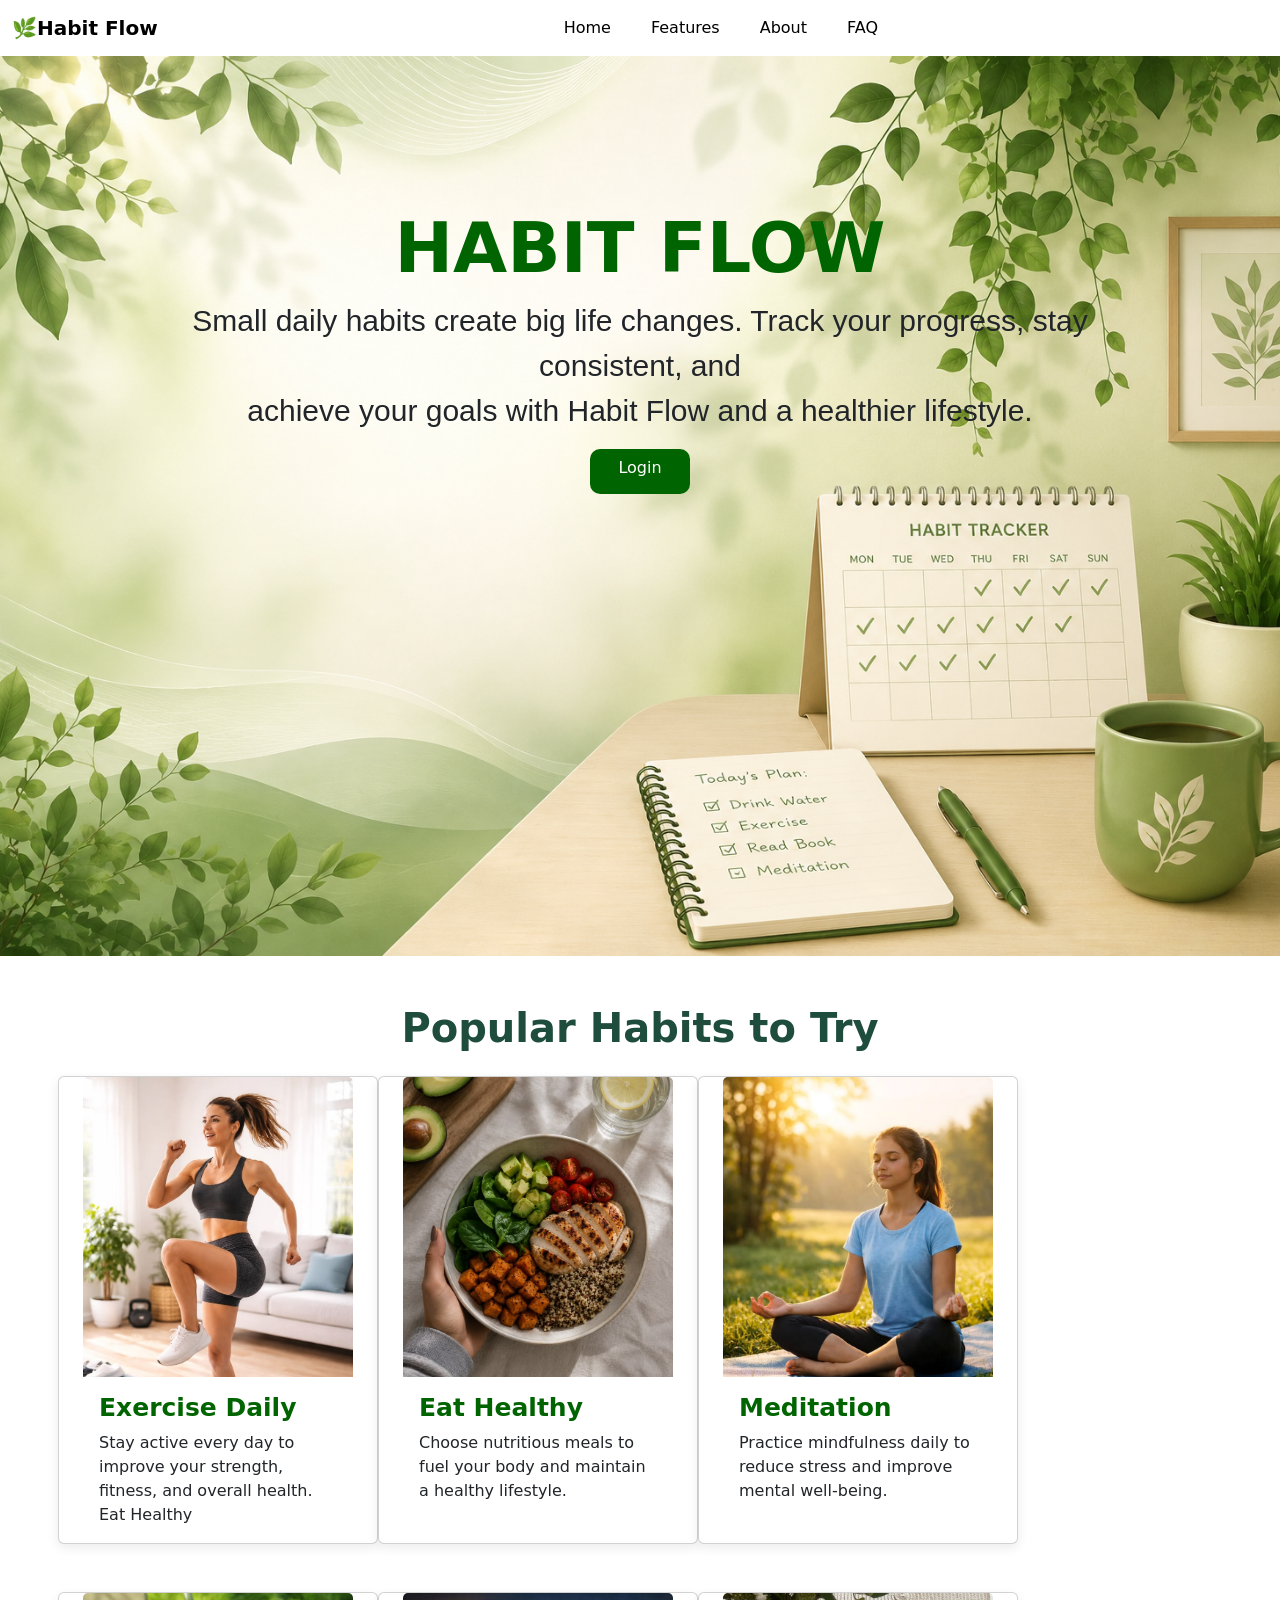
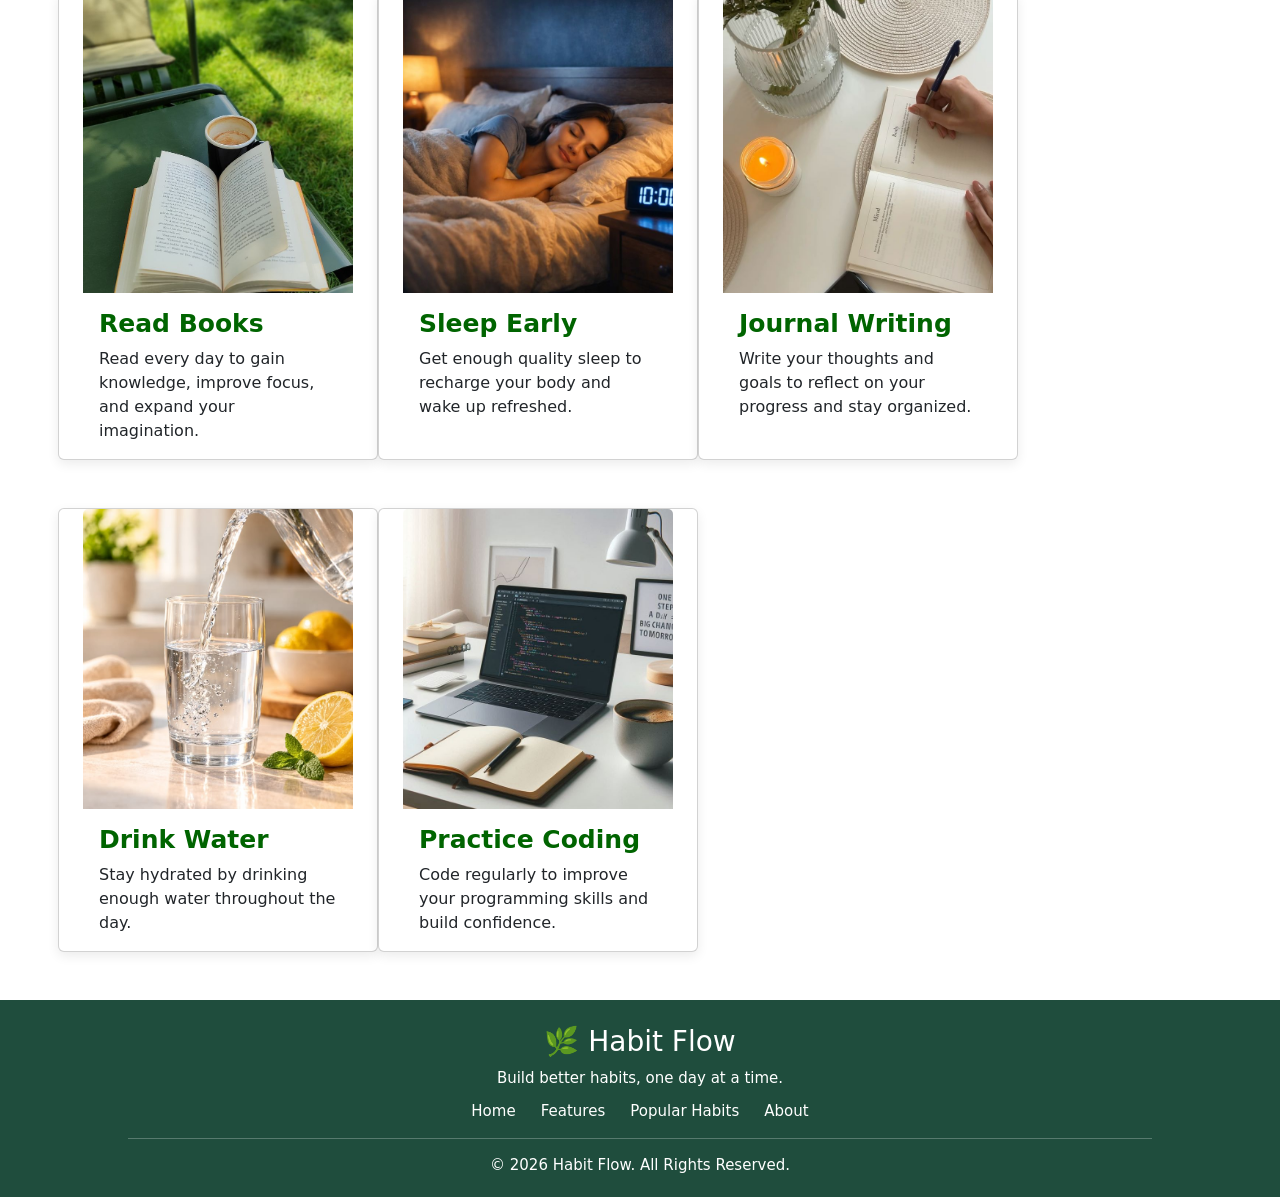
<file: index.html>
<!DOCTYPE html>
<html lang="en">

<head>
  <meta charset="UTF-8">
  <meta name="viewport" content="width=device-width, initial-scale=1.0">
  <title>Document</title>
  <link rel="stylesheet" href="./css/style.css">
  <link href="https://cdn.jsdelivr.net/npm/bootstrap@5.0.2/dist/css/bootstrap.min.css" rel="stylesheet"
    integrity="sha384-EVSTQN3/azprG1Anm3QDgpJLIm9Nao0Yz1ztcQTwFspd3yD65VohhpuuCOmLASjC" crossorigin="anonymous">
</head>


<body>

  <!-- navbar -->
  <nav class="navbar navbar-expand-lg navbar-light">
    <div class="container-fluid">
      <button class="navbar-toggler" type="button" data-bs-toggle="collapse" data-bs-target="#navbarTogglerDemo03"
        aria-controls="navbarTogglerDemo03" aria-expanded="false" aria-label="Toggle navigation">
        <span class="navbar-toggler-icon"></span>
      </button>
      <a class="navbar-brand" href="#">🌿Habit Flow</a>
      <div class="collapse navbar-collapse" id="navbarTogglerDemo03">
        <ul class="navbar-nav mx-auto mb-2 mb-lg-0">
          <li class="nav-item">
            <a class="nav-link active" aria-current="page" href="./index.html">Home</a>
          </li>
          <li class="nav-item">
            <a class="nav-link active" href="./feature.html">Features</a>
          </li>


          <li class="nav-item">
            <a class="nav-link active" href="./about.html">About</a>
          </li>

          <li class="nav-item">
            <a class="nav-link active" href="./faq.html">FAQ</a>
          </li>



      </div>
    </div>
  </nav>


  <!-- Hero section -->
  <div class="intro">
    <h1>HABIT FLOW</a></h1>
    <p> Small daily habits create big life changes. Track your progress, stay consistent, and <br>achieve your goals
      with Habit Flow and a healthier lifestyle.</p>
    <a href="./register.html" class="btn startbtn"
      style="background-color:darkgreen; color: white; border-radius: 10px; width: 100px; height: 45px;">Login</a>

  </div>

  <!-- popular -->
  <div class="container  my-5">
    <h2 class="text-center mb-4" style="font-weight: bold; color: #1F4D3D;font-weight: bold; font-size: 40px;">Popular
      Habits to Try</h2>

    <div class="row g-5">

      <!-- Card 1 -->
      <div class="card" style="width: 20rem;">
        <img src="./images/exercise.jpg.jpeg" class="card-img-top" style="height:300px; object-fit:cover;">
        <div class="card-body">
          <h5 class="card-title" style="color: darkgreen;font-weight: bold; font-size: 25px;">Exercise Daily</h5>
          <p class="card-text">Stay active every day to improve your strength, fitness, and overall health.
            Eat Healthy</p>
        </div>
      </div>

      <!-- Card 2 -->
      <div class="card" style="width: 20rem;">
        <img src="./images/food.jpeg" class="card-img-top" style="height:300px; object-fit:cover;">
        <div class="card-body">
          <h5 class="card-title" style="color: darkgreen;font-weight: bold; font-size: 25px;">Eat Healthy</h5>
          <p class="card-text">Choose nutritious meals to fuel your body and maintain a healthy lifestyle.</p>
        </div>
      </div>

      <!-- Card 3 -->
      <div class="card" style="width: 20rem;">
        <img src="./images/meditation.jpeg" class="card-img-top" style="height:300px; object-fit:cover;">
        <div class="card-body">
          <h5 class="card-title" style="color: darkgreen;font-weight: bold; font-size: 25px;">Meditation</h5>
          <p class="card-text">Practice mindfulness daily to reduce stress and improve mental well-being.</p>
        </div>
      </div>

      <!-- Card 4 -->
      <div class="card" style="width: 20rem;">
        <img src="./images/readbook.jpeg" class="card-img-top" style="height:300px; object-fit:cover;">
        <div class="card-body">
          <h5 class="card-title" style="color: darkgreen;font-weight: bold; font-size: 25px;">Read Books</h5>
          <p class="card-text">Read every day to gain knowledge, improve focus, and expand your imagination.</p>
        </div>
      </div>

      <!-- Card 5 -->
      <div class="card" style="width: 20rem;">
        <img src="./images/sleeeping.jpg.jpeg" class="card-img-top" style="height:300px; object-fit:cover;">
        <div class="card-body">
          <h5 class="card-title" style="color: darkgreen;font-weight: bold; font-size: 25px;">Sleep Early </h5>
          <p class="card-text">Get enough quality sleep to recharge your body and wake up refreshed.</p>
        </div>
      </div>

      <!-- Card 6 -->
      <div class="card" style="width: 20rem;">
        <img src="./images/jouranaling.jpeg" class="card-img-top" style="height:300px; object-fit:cover;">
        <div class="card-body">
          <h5 class="card-title" style="color: darkgreen;font-weight: bold; font-size: 25px;">Journal Writing</h5>
          <p class="card-text">Write your thoughts and goals to reflect on your progress and stay organized.</p>
        </div>
      </div>

      <div class="card" style="width: 20rem;">
        <img src="./images/drinkwater.png" class="card-img-top" style="height:300px; object-fit:cover;">
        <div class="card-body">
          <h5 class="card-title" style="color: darkgreen;font-weight: bold; font-size: 25px;">Drink Water</h5>
          <p class="card-text">Stay hydrated by drinking enough water throughout the day.</p>
        </div>
      </div>

      <div class="card" style="width: 20rem;">
        <img src="./images/coding.jpeg" class="card-img-top" style="height:300px; object-fit:cover;">
        <div class="card-body">
          <h5 class="card-title" style="color: darkgreen;font-weight: bold; font-size: 25px;">Practice Coding</h5>
          <p class="card-text">Code regularly to improve your programming skills and build confidence.</p>
        </div>
      </div>

    </div>
  </div>

  <!-- footer -->
  <footer>
    <h3>🌿 Habit Flow</h3>
    <p>Build better habits, one day at a time.</p>

    <div>
      <a href="index.html">Home</a>
      <a href="feature.html">Features</a>
      <a href="popularhabits.html">Popular Habits</a>
      <a href="about.html">About</a>
    </div>



    <hr>

    <p>© 2026 Habit Flow. All Rights Reserved.</p>
  </footer>


</html>
</body>
<script src="https://cdn.jsdelivr.net/npm/bootstrap@5.0.2/dist/js/bootstrap.bundle.min.js"
  integrity="sha384-MrcW6ZMFYlzcLA8Nl+NtUVF0sA7MsXsP1UyJoMp4YLEuNSfAP+JcXn/tWtIaxVXM" crossorigin="anonymous"></script>

</html>
</file>
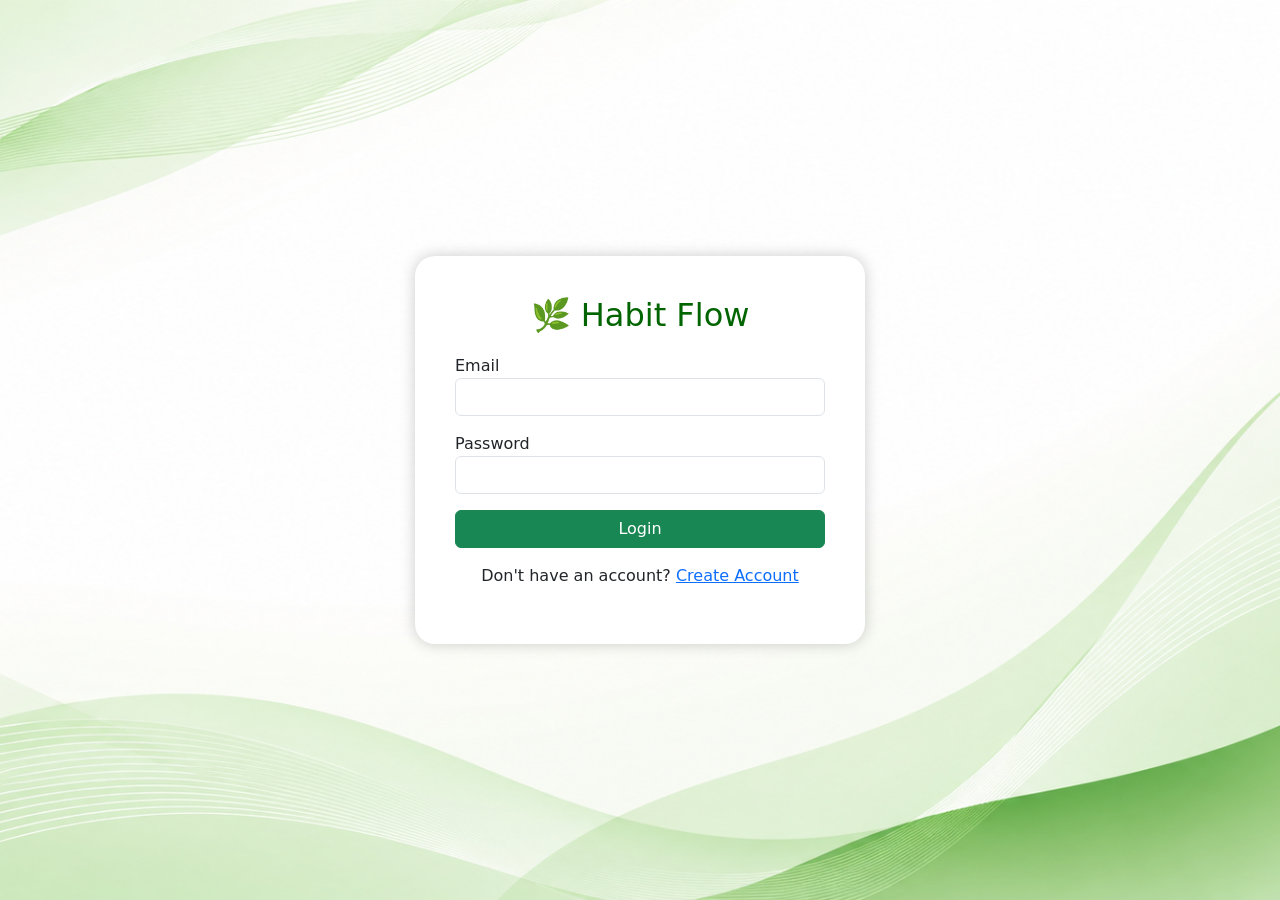
<file: dashboard.html>
<!DOCTYPE html>
<html lang="en">
<head>
    <meta charset="UTF-8">
    <meta name="viewport" content="width=device-width, initial-scale=1.0">
    <title>Document</title>
    <link rel="stylesheet" href="./css/dashboard.css">
    <link href="https://cdn.jsdelivr.net/npm/bootstrap@5.0.2/dist/css/bootstrap.min.css" rel="stylesheet"
    integrity="sha384-EVSTQN3/azprG1Anm3QDgpJLIm9Nao0Yz1ztcQTwFspd3yD65VohhpuuCOmLASjC" crossorigin="anonymous">

</head>
<body>
  <nav class="navbar navbar-expand-lg navbar-dark bg-success">
    <div class="container">

        <a class="navbar-brand fw-bold" href="#">
            🌿 Habit Flow
        </a>

        <div>
            <button class="btn btn-danger" onclick="logout()">
                Logout
            </button>
        </div>

    </div>
</nav>

<div class="container mt-4">

    <h2 id="welcome"></h2>

    <p id="date" class="text-muted"></p>

    <!-- Dashboard Cards -->

    <div class="row mt-4">

        <div class="col-md-4">
            <div class="card dashboard-card shadow">
                <div class="card-body text-center">
                    <h5>Total Habits</h5>
                    <h1 id="totalHabits">0</h1>
                </div>
            </div>
        </div>

        <div class="col-md-4">
            <div class="card dashboard-card shadow">
                <div class="card-body text-center">
                    <h5>Completed</h5>
                    <h1 id="completedHabits">0</h1>
                </div>
            </div>
        </div>

        <div class="col-md-4">
            <div class="card dashboard-card shadow">
                <div class="card-body text-center">
                    <h5>Pending</h5>
                    <h1 id="pendingHabits">0</h1>
                </div>
            </div>
        </div>

    </div>

    <!-- Add Habit -->

    <div class="card shadow mt-4 p-4">

        <h4>Add New Habit</h4>

        <div class="input-group mt-3">

            <input type="text"
                   id="habitInput"
                   class="form-control"
                   placeholder="Enter your habit">

            <button class="btn btn-success" onclick="addHabit()">
                Add
            </button>

        </div>

    </div>

    <!-- Habit List -->

    <div class="card shadow mt-4 p-4">

        <h4>Your Habits</h4>

        <ul id="habitList" class="list-group mt-3">

        </ul>

    </div>

    <!-- Progress -->

    <div class="card shadow mt-4 p-4">

        <h5>Today's Progress</h5>

        <div class="progress mt-3">

            <div id="progressBar"
                 class="progress-bar bg-success"
                 style="width:0%">
                0%
            </div>

        </div>

    </div>

</div>

<script src="dashboard.js"></script>  
</body>
</html>
</file>
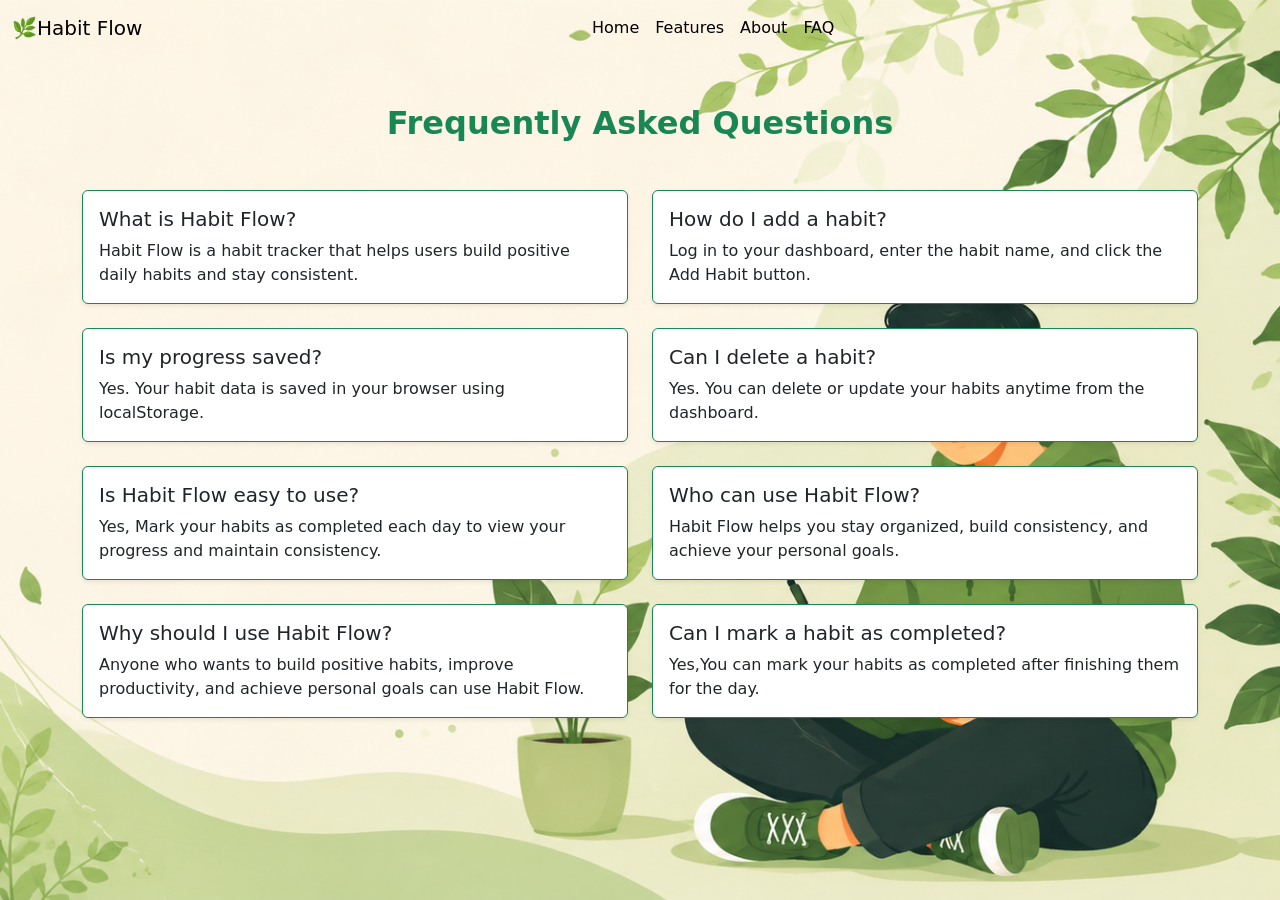
<file: faq.html>
<!DOCTYPE html>
<html lang="en">

<head>
    <meta charset="UTF-8">
    <meta name="viewport" content="width=device-width, initial-scale=1.0">
    <title>Document</title>
    <link href="https://cdn.jsdelivr.net/npm/bootstrap@5.0.2/dist/css/bootstrap.min.css" rel="stylesheet">


</head>

<body
    style="background-image: url(./images/background.png); background-repeat: no-repeat; min-height: 100vh; background-size: cover;background-position: center;">
    <nav class="navbar navbar-expand-lg navbar-light">
        <div class="container-fluid">
            <button class="navbar-toggler" type="button" data-bs-toggle="collapse" data-bs-target="#navbarTogglerDemo03"
                aria-controls="navbarTogglerDemo03" aria-expanded="false" aria-label="Toggle navigation">
                <span class="navbar-toggler-icon"></span>
            </button>
            <a class="navbar-brand" href="#">🌿Habit Flow</a>
            <div class="collapse navbar-collapse" id="navbarTogglerDemo03">
                <ul class="navbar-nav mx-auto mb-2 mb-lg-0">
                    <li class="nav-item">
                        <a class="nav-link active" aria-current="page" href="./index.html">Home</a>
                    </li>
                    <li class="nav-item">
                        <a class="nav-link active" href="./feature.html">Features</a>
                    </li>


                    <li class="nav-item">
                        <a class="nav-link active" href="./about.html">About</a>
                    </li>

                    <li class="nav-item">
                        <a class="nav-link active" href="./faq.html">FAQ</a>
                    </li>




            </div>
        </div>
    </nav>

    <!-- questions -->

    <!DOCTYPE html>
    <html lang="en">

    <head>
        <meta charset="UTF-8">
        <meta name="viewport" content="width=device-width, initial-scale=1.0">
        <title>FAQ - Habit Flow</title>

        <link href="https://cdn.jsdelivr.net/npm/bootstrap@5.3.3/dist/css/bootstrap.min.css" rel="stylesheet">
    </head>

    <body>

        <section class="container py-5">
            <h2 class="text-center mb-5 text-success fw-bold">
                Frequently Asked Questions
            </h2>

            <div class="row g-4">

                <div class="col-md-6">
                    <div class="card shadow-sm border-success h-100">
                        <div class="card-body">
                            <h5 class="card-title">What is Habit Flow?</h5>
                            <p class="card-text">
                                Habit Flow is a habit tracker that helps users build
                                positive daily habits and stay consistent.
                            </p>
                        </div>
                    </div>
                </div>

                <div class="col-md-6">
                    <div class="card shadow-sm border-success h-100">
                        <div class="card-body">
                            <h5 class="card-title">How do I add a habit?</h5>
                            <p class="card-text">
                                Log in to your dashboard, enter the habit name,
                                and click the Add Habit button.
                            </p>
                        </div>
                    </div>
                </div>

                <div class="col-md-6">
                    <div class="card shadow-sm border-success h-100">
                        <div class="card-body">
                            <h5 class="card-title">Is my progress saved?</h5>
                            <p class="card-text">
                                Yes. Your habit data is saved in your browser using
                                localStorage.
                            </p>
                        </div>
                    </div>
                </div>

                <div class="col-md-6">
                    <div class="card shadow-sm border-success h-100">
                        <div class="card-body">
                            <h5 class="card-title">Can I delete a habit?</h5>
                            <p class="card-text">
                                Yes. You can delete or update your habits anytime
                                from the dashboard.
                            </p>
                        </div>
                    </div>
                </div>

                <div class="col-md-6">
                    <div class="card shadow-sm border-success h-100">
                        <div class="card-body">
                            <h5 class="card-title">Is Habit Flow easy to use?</h5>
                            <p class="card-text">
                                Yes, Mark your habits as completed each day to view your progress and maintain
                                consistency.
                            </p>
                        </div>
                    </div>
                </div>

                <div class="col-md-6">
                    <div class="card shadow-sm border-success h-100">
                        <div class="card-body">
                            <h5 class="card-title">Who can use Habit Flow?</h5>
                            <p class="card-text">
                                Habit Flow helps you stay organized, build consistency, and achieve your personal goals.
                            </p>
                        </div>
                    </div>
                </div>

                <div class="col-md-6">
                    <div class="card shadow-sm border-success h-100">
                        <div class="card-body">
                            <h5 class="card-title">Why should I use Habit Flow?
                            </h5>
                            <p class="card-text">
                                Anyone who wants to build positive habits, improve productivity, and achieve personal
                                goals can use Habit Flow. </p>
                        </div>
                    </div>
                </div>

                <div class="col-md-6">
                    <div class="card shadow-sm border-success h-100">
                        <div class="card-body">
                            <h5 class="card-title">Can I mark a habit as completed?
                            </h5>
                            <p class="card-text">
                                Yes,You can mark your habits as completed after finishing them for the day.
                                 </p>
                        </div>
                    </div>
                </div>



            </div>
        </section>

        <script src="https://cdn.jsdelivr.net/npm/bootstrap@5.3.3/dist/js/bootstrap.bundle.min.js"></script>

    </body>

    </html>
    <script src="https://cdn.jsdelivr.net/npm/bootstrap@5.0.2/dist/js/bootstrap.bundle.min.js"
        integrity="sha384-MrcW6ZMFYlzcLA8Nl+NtUVF0sA7MsXsP1UyJoMp4YLEuNSfAP+JcXn/tWtIaxVXM"
        crossorigin="anonymous"></script>
</body>

</html>
</file>
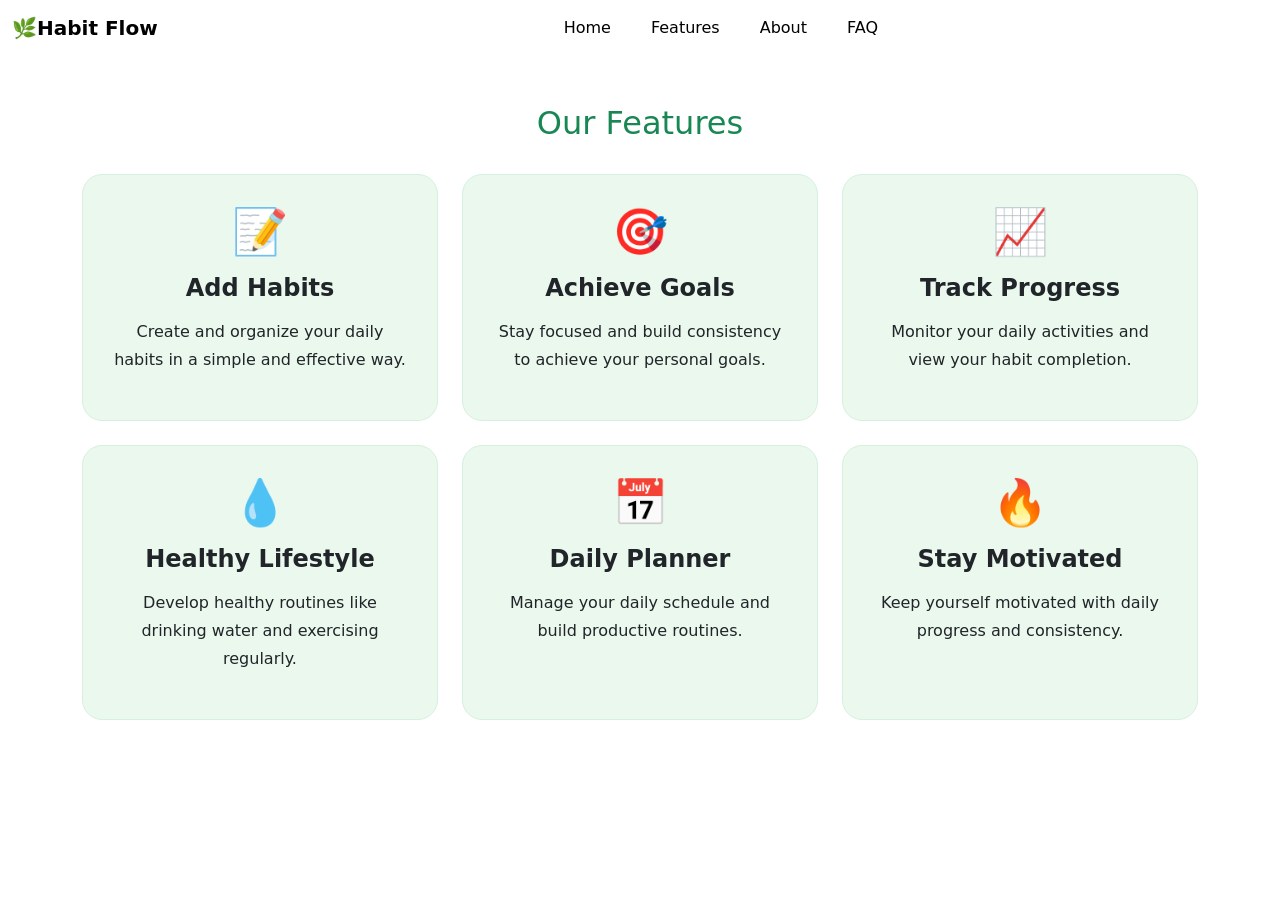
<file: feature.html>
<!DOCTYPE html>
<html lang="en">

<head>
    <meta charset="UTF-8">
    <meta name="viewport" content="width=device-width, initial-scale=1.0">
    <title>Document</title>
    <link rel="stylesheet" href="./css/style.css">
    <link href="https://cdn.jsdelivr.net/npm/bootstrap@5.0.2/dist/css/bootstrap.min.css" rel="stylesheet"
        integrity="sha384-EVSTQN3/azprG1Anm3QDgpJLIm9Nao0Yz1ztcQTwFspd3yD65VohhpuuCOmLASjC" crossorigin="anonymous">

</head>

<body>
    <nav class="navbar navbar-expand-lg navbar-light">
        <div class="container-fluid">
            <button class="navbar-toggler" type="button" data-bs-toggle="collapse" data-bs-target="#navbarTogglerDemo03"
                aria-controls="navbarTogglerDemo03" aria-expanded="false" aria-label="Toggle navigation">
                <span class="navbar-toggler-icon"></span>
            </button>
            <a class="navbar-brand" href="#">🌿Habit Flow</a>
            <div class="collapse navbar-collapse" id="navbarTogglerDemo03">
                <ul class="navbar-nav mx-auto mb-2 mb-lg-0">
                    <li class="nav-item">
                        <a class="nav-link active" aria-current="page" href="./index.html">Home</a>
                    </li>
                    <li class="nav-item">
                        <a class="nav-link active" href="./feature.html">Features</a>
                    </li>


                    <li class="nav-item">
                        <a class="nav-link active" href="./about.html">About</a>
                    </li>

                    <li class="nav-item">
                        <a class="nav-link active" href="./faq.html">FAQ</a>
                    </li>



            </div>
        </div>
    </nav>

    <div class="container mt-5">
        <h2 class="text-center mt-5 text-success">Our Features</h2>

        <div class="row g-4">
            <div class="head">

            </div>

            <!-- first card -->

            <div class="col-md-4">
                <div class="feature-box">
                    <h3>📝</h3>
                    <h4>Add Habits</h4>
                    <p>Create and organize your daily habits in a simple and effective way.</p>
                </div>
            </div>
            <!-- second card -->
            <div class="col-md-4">
                <div class="feature-box">
                    <h3>🎯</h3>
                    <h4>Achieve Goals</h4>
                    <p>Stay focused and build consistency to achieve your personal goals.</p>
                </div>
            </div>
            <!-- third card -->
            <div class="col-md-4">
                <div class="feature-box">
                    <h3>📈</h3>
                    <h4>Track Progress</h4>
                    <p>Monitor your daily activities and view your habit completion.</p>
                </div>
            </div>
            <!-- fourth card -->
            <div class="col-md-4">
                <div class="feature-box">
                    <h3>💧</h3>
                    <h4>Healthy Lifestyle</h4>
                    <p>Develop healthy routines like drinking water and exercising regularly.</p>
                </div>
            </div>

            <!-- fifth card -->

            <div class="col-md-4">
                <div class="feature-box">
                    <h3>📅</h3>
                    <h4>Daily Planner</h4>
                    <p>Manage your daily schedule and build productive routines.</p>
                </div>
            </div>
            <!-- sixth card -->
            <div class="col-md-4">
                <div class="feature-box">
                    <h3>🔥</h3>
                    <h4>Stay Motivated</h4>
                    <p>Keep yourself motivated with daily progress and consistency.</p>
                </div>
            </div>
        </div>




</body>
<script src="https://cdn.jsdelivr.net/npm/bootstrap@5.0.2/dist/js/bootstrap.bundle.min.js"
    integrity="sha384-MrcW6ZMFYlzcLA8Nl+NtUVF0sA7MsXsP1UyJoMp4YLEuNSfAP+JcXn/tWtIaxVXM"
    crossorigin="anonymous"></script>


</html>
</file>
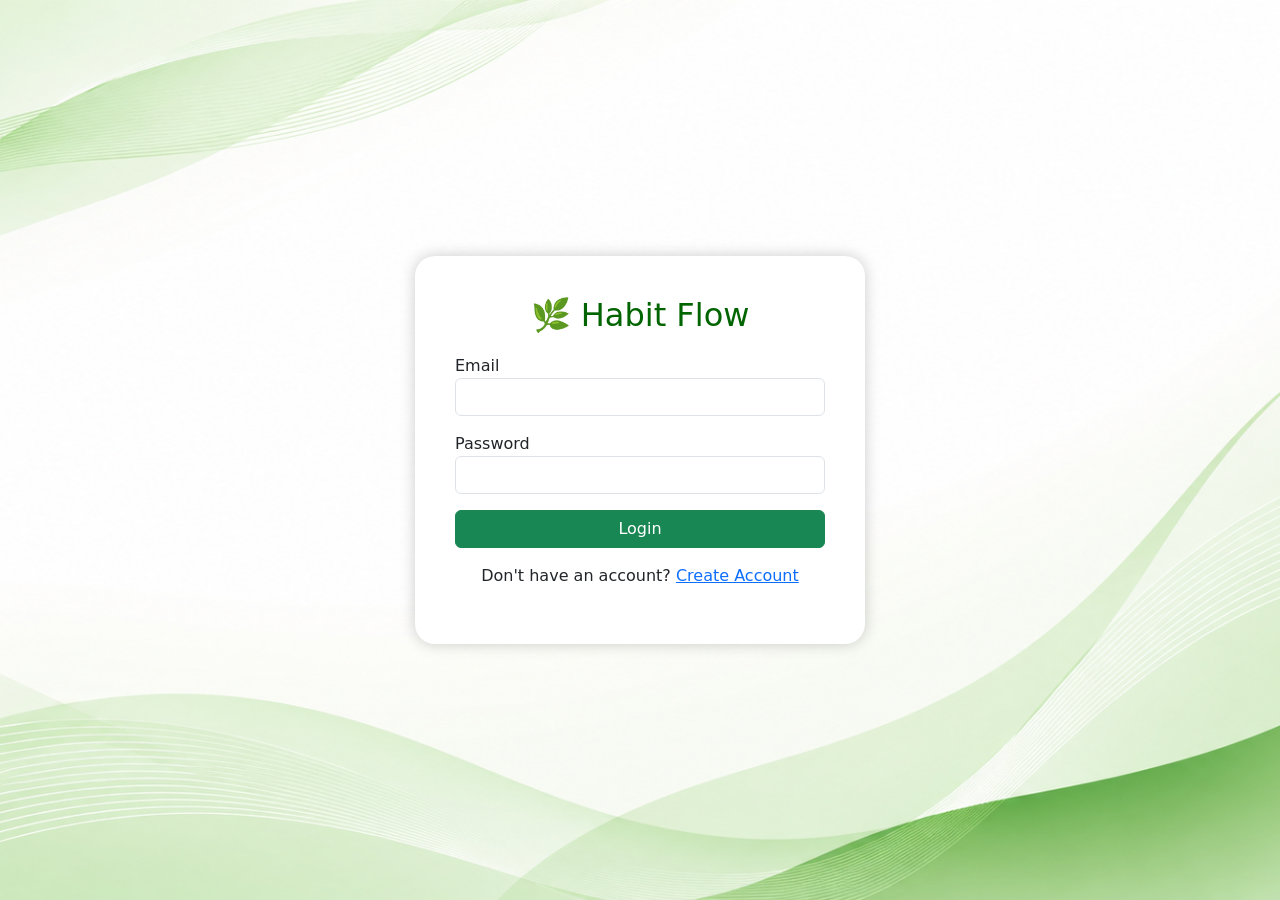
<file: login.html>
<!DOCTYPE html>
<html lang="en">

<head>
    <meta charset="UTF-8">
    <meta name="viewport" content="width=device-width, initial-scale=1.0">
    <title>Habit Flow | Login</title>

    <link href="https://cdn.jsdelivr.net/npm/bootstrap@5.0.2/dist/css/bootstrap.min.css" rel="stylesheet">

    <style>
        body {
            background-image: url("./images/habitbg.png");
            background-size: cover;
            background-position: center;
            background-repeat: no-repeat;

            display: flex;
            justify-content: center;
            align-items: center;
            height: 100vh;
        }

        .box {
            width: 450px;
            background: white;
            padding: 40px;
            border-radius: 20px;
            box-shadow: 0 0 15px rgba(0, 0, 0, 0.2);
        }

        h2 {
            text-align: center;
            color: darkgreen;
            margin-bottom: 20px;
        }

        .btn-success {
            width: 100%;
        }
    </style>

</head>

<body>

    <div class="box">

        <h2>🌿 Habit Flow</h2>

        <div class="mb-3">
            <label>Email</label>
            <input type="email" id="email" class="form-control">
        </div>

        <div class="mb-3">
            <label>Password</label>
            <input type="password" id="password" class="form-control">
        </div>

        <button class="btn btn-success" onclick="login()">
            Login
        </button>

        <p class="text-center mt-3">
            Don't have an account?
            <a href="./register.html">Create Account</a>
        </p>

    </div>

    <script>

        function login() {

            let email = document.getElementById("email").value.trim();
            let password = document.getElementById("password").value.trim();

            if (email == "" || password == "") {
                alert("Please fill all fields");
                return;
            }

            let users = JSON.parse(localStorage.getItem("users")) || [];

            let user = users.find(function (user) {
                return user.email === email && user.password === password;
            });

            if (user) {

                localStorage.setItem("currentUser", JSON.stringify(user));

                alert("Login Successful");

                window.location.href = "dashboard.html";

            } else {

                alert("Account not found! Please create an account first.");

            }

        }

    </script>

</body>

</html>
</file>
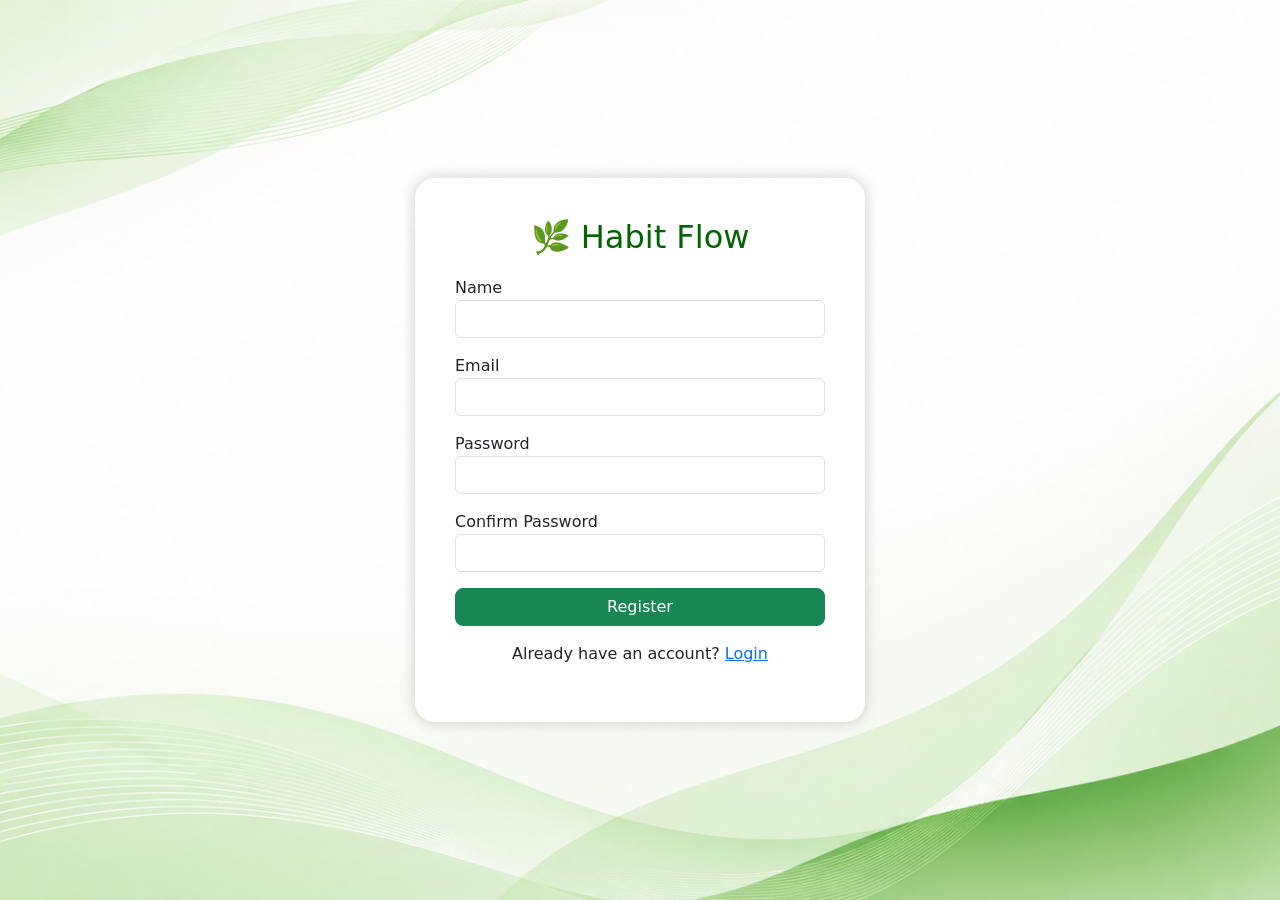
<file: register.html>
<!DOCTYPE html>
<html lang="en">

<head>
    <meta charset="UTF-8">
    <meta name="viewport" content="width=device-width, initial-scale=1.0">
    <title>Habit Flow | Register</title>
    <link rel="stylesheet" href="./css/style.css">

    <link href="https://cdn.jsdelivr.net/npm/bootstrap@5.0.2/dist/css/bootstrap.min.css" rel="stylesheet">

    <style>
        body {
            background-image: url("./images/habitbg.png");
            background-size: cover;
            background-position: center;
            background-repeat: no-repeat;

            display: flex;
            justify-content: center;
            align-items: center;
            height: 100vh;
        }


        .box {
            width: 450px;
            background: white;
            padding: 40px;
            border-radius: 20px;
            box-shadow: 0 0 15px rgba(0, 0, 0, 0.2);
        }

        h2 {
            text-align: center;
            color: darkgreen;
            margin-bottom: 20px;
        }

        .btn-success {
            width: 100%;
            border-radius: 8px;
        }
    </style>

</head>

<body>


    <div class="box">

        <h2>🌿 Habit Flow</h2>

        <div class="mb-3">
            <label> Name</label>
            <input type="text" id="name" class="form-control">
        </div>

        <div class="mb-3">
            <label>Email</label>
            <input type="email" id="email" class="form-control">
        </div>

        <div class="mb-3">
            <label>Password</label>
            <input type="password" id="password" class="form-control">
        </div>

        <div class="mb-3">
            <label>Confirm Password</label>
            <input type="password" id="confirmPassword" class="form-control">
        </div>

        <button class="btn btn-success" onclick="register()">
            Register
        </button>

        <p class="text-center mt-3">
            Already have an account?
            <a href="login.html">Login</a>
        </p>

    </div>

    <script>

        function register() {

            let name = document.getElementById("name").value.trim();
            let email = document.getElementById("email").value.trim();
            let password = document.getElementById("password").value.trim();
            let confirmPassword = document.getElementById("confirmPassword").value.trim();

            if (name == "" || email == "" || password == "" || confirmPassword == "") {
                alert("Please fill all fields");
                return;
            }

            if (name.length < 3) {
                alert("Name must contain at least 3 characters");
                return;
            }

            if (password.length < 6) {
                alert("Password must be at least 6 characters");
                return;
            }

            if (password != confirmPassword) {
                alert("Passwords do not match");
                return;
            }

            let users = JSON.parse(localStorage.getItem("users")) || [];
            let userExists = users.find(user => user.email === email);

            if (userExists) {
                alert("Email already registered");
                return;
            }
            users.push({
                name: name,
                email: email,
                password: password
            });
            localStorage.setItem("users", JSON.stringify(users));
            alert("Registration Successful");
            window.location.href = "login.html";
        }
    </script>
</body>

</html>
</file>
<file: css/style.css>
.navbar {
    padding: 55px 35px;
}

.navbar-brand {
    font-size: 24px;
    font-weight: bold;
}

.nav-link {
    font-size: 18px;
    margin: 0 12px;
}


/* index-html */
.intro h1 {
    color: darkgreen;
    font-weight: bold;
    font-size: 70px;
    font-weight: 600;
}

.intro {
    text-align: center;
    padding: 150px;

}

.intro p {
    font-size: 30px;
    font-family: Arial, Helvetica, sans-serif;

}


.intro {
    background-image: url(../images/habi.png);
    background-size: cover;
    background-position: center;
    background-repeat: no-repeat;
    min-height: 100vh;

}

.startbtn {
    background-color: darkgreen;
    color: white;
    padding: 10px 20px;
    border-radius: 10px;
    border: none;
}




/* features */
.feature-box {
    background: #eaf8ee;
    border-radius: 20px;
    padding: 30px;
    text-align: center;
    height: 100%;
    transition: 0.3s;
    border: 1px solid #d7f0de;
}

.feature-box:hover {
    background: #198754;
    color: white;
    transform: translateY(-8px);
}

.feature-box h3 {
    font-size: 45px;
}

.feature-box h4 {
    margin-top: 15px;
    margin-bottom: 15px;
    font-weight: bold;
}

.feature-box p {
    line-height: 28px;
}

/* popular */
.card-img-top{
    height: 220px;
    object-fit: cover;
    border-radius: 12px 12px 0 0;
}

.card{
    height: 100%;
    border: none;
    border-radius: 12px;
    box-shadow: 0 4px 12px rgba(0,0,0,0.08);
    transition: 0.3s;
}

.card:hover{
    transform: translateY(-8px);
}

/* footer */
footer{
    margin-top: 40px;
    background:#1f4d3d;
    color:white;
    padding:25px 0 10px;
    text-align:center;
}

footer h3{
    font-size:28px;
    margin-bottom:8px;
}

footer p{
    margin-bottom:10px;
    font-size:15px;
}

footer a{
    color:white;
    text-decoration:none;
    margin:0 10px;
    font-size:15px;
}
footer a:hover{
    color: #90EE90;
}

footer hr{
    margin:15px auto;
    width:80%;
}

footer .copyright{
    font-size:14px;
    margin-bottom:0;
}
</file>
<file: css/dashboard.css>
body{
    background:#eef8f2;
    font-family:Arial, Helvetica, sans-serif;
}

/* Navbar */
.navbar{
    padding:15px;
}

/* Welcome */
#welcome{
    color:#198754;
    font-weight:bold;
}

#date{
    color:gray;
}

/* Cards */
.dashboard-card{
    border:none;
    border-radius:15px;
    transition:0.3s;
}

.dashboard-card:hover{
    transform:translateY(-5px);
}

.dashboard-card h1{
    color:#198754;
    font-weight:bold;
}

/* Main Cards */
.card{
    border:none;
    border-radius:15px;
}

/* Add Habit Button */
.btn-success{
    background:#198754;
    border:none;
}

.btn-success:hover{
    background:#157347;
}

/* Habit List */
.list-group-item{
    display:flex;
    justify-content:space-between;
    align-items:center;
    margin-bottom:10px;
    border-radius:10px;
    padding:15px;
}

/* Completed Habit */
.completed span{
    text-decoration:line-through;
    color:gray;
}

/* Buttons */
.action-btn button{
    margin-left:5px;
}

/* Progress */
.progress{
    height:25px;
    border-radius:20px;
}

.progress-bar{
    font-weight:bold;
    font-size:15px;
}

/* Search */
#searchHabit{
    border-radius:10px;
}

/* Input */
#habitInput{
    border-radius:10px 0 0 10px;
}

.input-group .btn{
    border-radius:0 10px 10px 0;
}

/* Profile Button */
.btn-light{
    font-weight:bold;
}

/* Responsive */
@media(max-width:768px){

.dashboard-card{
    margin-bottom:20px;
}

.list-group-item{
    flex-direction:column;
    align-items:flex-start;
}

.action-btn{
    margin-top:10px;
}

}
</file>
